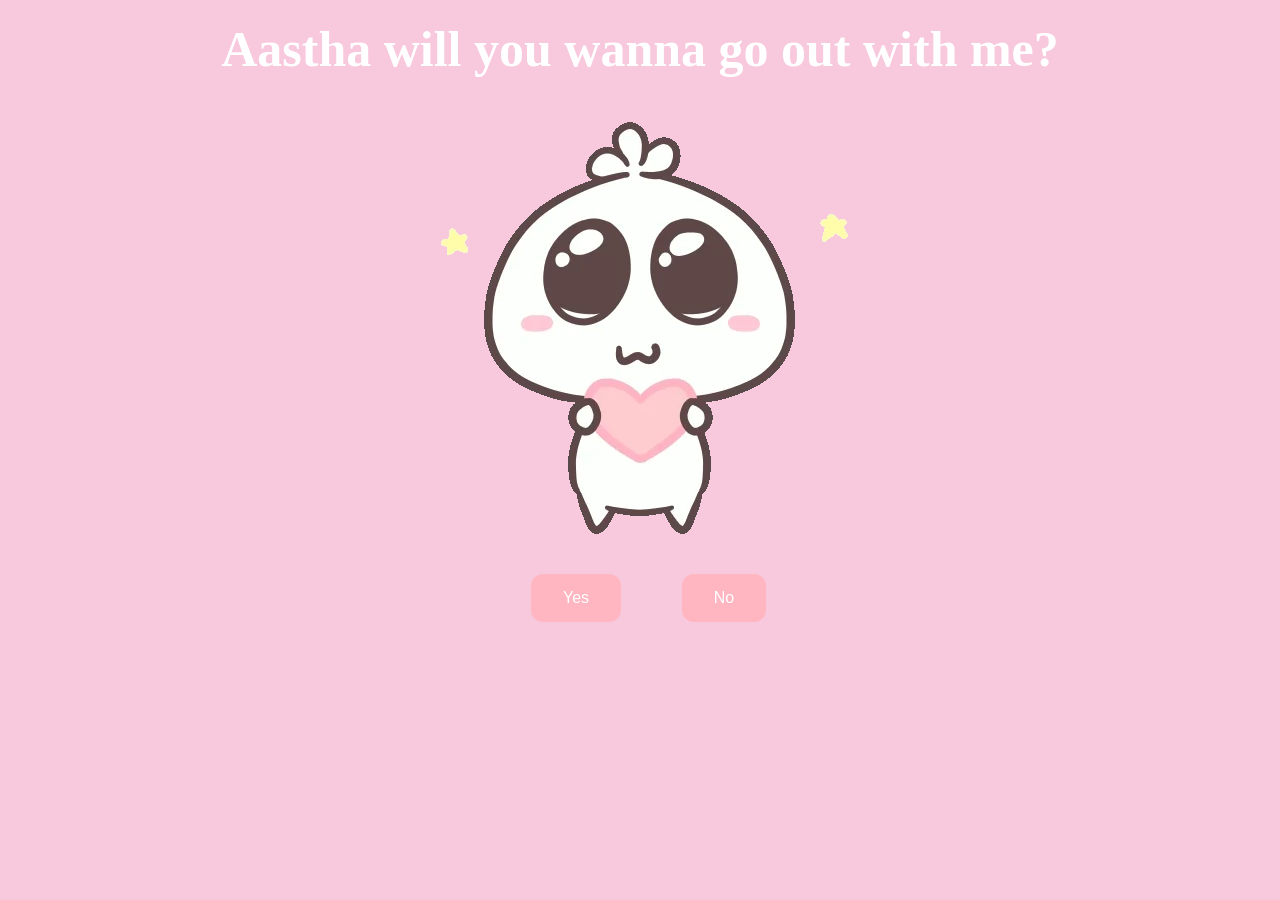
<file: archive/index.html>
<!DOCTYPE html>
<html lang="en-IN">
  <head>
    <title>Do you wanna go on a date with me?</title>
    <link rel="stylesheet" href="./style.css">
  </head>
  <body>
        <div id="ask" class="container">
            <div>
                <h1 class = "header_text" style="color:white;">Aastha will you wanna go out with me?</h1>
            </div>
            <div class="gif_container">
                <img src="image/ask.gif" alt="Cute animated illustration">
            </div>
            <div class = "buttons">
                <button class="btn" id = "yesButton" onclick="nextPage()">Yes</button>
                <button class="btn" id="noButton" onmouseover="moveButton()" onclick="moveButton()">No</button>
            </div>
            <video id="novideo" width="0" height="0" controls>
                <source src="image/SadMoment.mp4" 
                   type="video/mp4">
            </video>
        </div>
        <div id="ans" class="container">
            <div >
                <h1 class = "header_text" style="color:grey;">I think I like you dude! It is not a proposal yet.</h1>
            </div>
            <div class="gif_container">
                <img src="image/ans.gif" alt="Cute animated illustration">
            </div>
            <div class="slideshow-container">

                <img class="mySlides" src="image/1.jpg" style="width:100%">
                <img class="mySlides" src="image/2.jpg" style="width:100%">
                <img class="mySlides" src="image/3.jpeg" style="width:100%">
                <img class="mySlides" src="image/4.jpeg" style="width:100%">


            </div>
            <video id="ansvideo" width="0" height="0" controls>
                <source src="image/KidsCheering.mp4" 
                   type="video/mp4">
            </video>
        </div>


    </body> 
    <script>


        function playAudio()
        {
            document.getElementById('novideo').play();
        }

        function nextPage() {
            //window.location.href = "yes.html";
            document.getElementById('ans').style.display = 'block';
            document.getElementById('ask').style.display = 'none';
            document.getElementById('novideo').pause();
            document.getElementById('ansvideo').play();
        }

        function moveButton() {
            var x = Math.random() * (window.innerWidth - document.getElementById('noButton').offsetWidth);
            var y = Math.random() * (window.innerHeight - document.getElementById('noButton').offsetHeight);
            document.getElementById('noButton').style.left = `${x}px`;
            document.getElementById('noButton').style.top = `${y}px`;
            playAudio();
        }

        var myIndex = 0;
        carousel();

        function carousel() {
            var i;
            var x = document.getElementsByClassName("mySlides");
            for (i = 0; i < x.length; i++) {
                x[i].style.display = "none";
            }
            myIndex++;
            if (myIndex > x.length) {myIndex = 1}
            x[myIndex-1].style.display = "block";
            setTimeout(carousel, 3000);
        }
    </script>
</html>
</file>
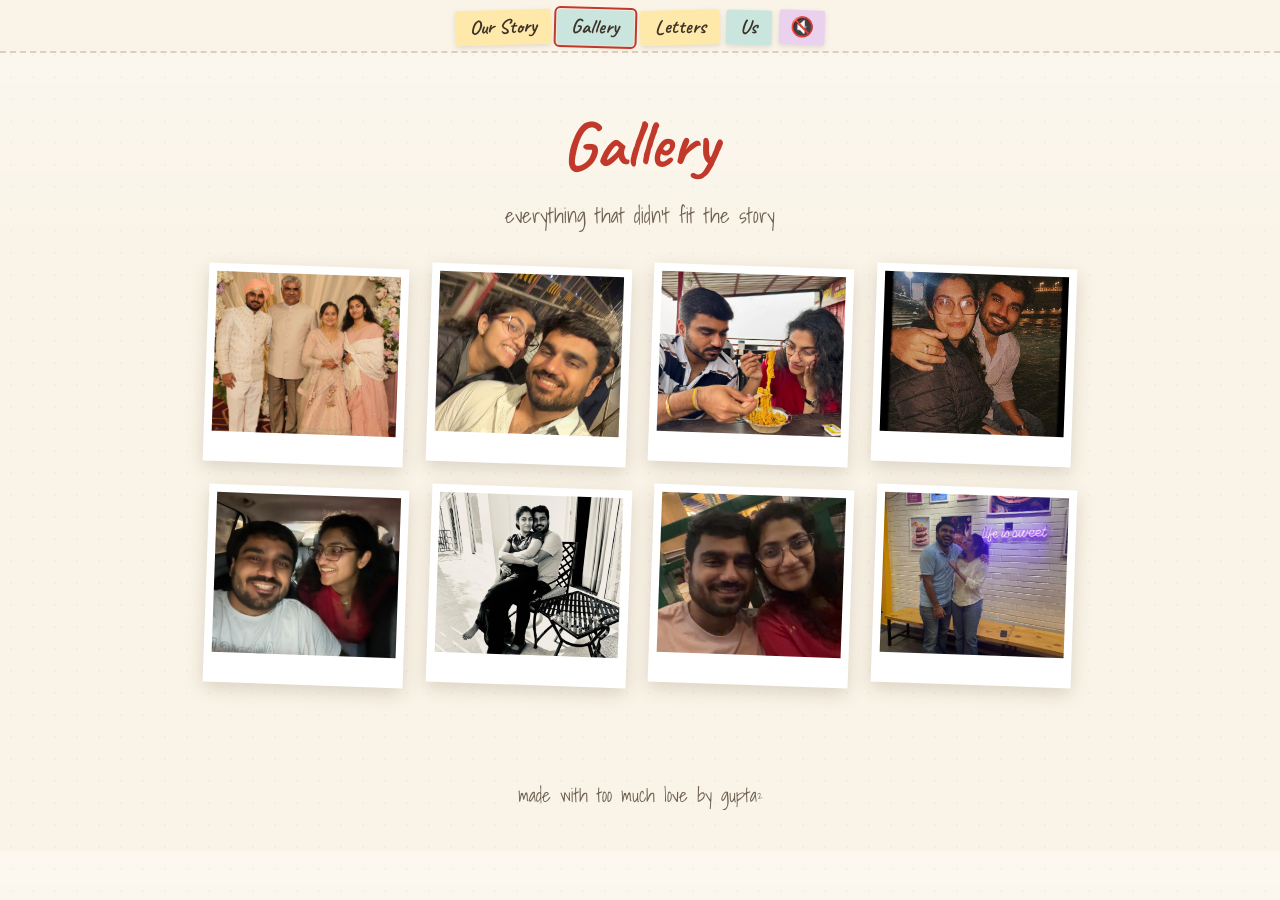
<file: gallery.html>
<!DOCTYPE html>
<html lang="en">
<head>
  <meta charset="UTF-8">
  <meta name="viewport" content="width=device-width, initial-scale=1.0">
  <meta name="robots" content="noindex">
  <title>Gallery · gupta²</title>
  <link rel="icon" href="data:image/svg+xml,<svg xmlns='http://www.w3.org/2000/svg' viewBox='0 0 100 100'><text y='.9em' font-size='90'>💌</text></svg>">
  <link rel="stylesheet" href="css/style.css">
</head>
<body>
  <script type="module" src="js/gallery.js"></script>
</body>
</html>
</file>
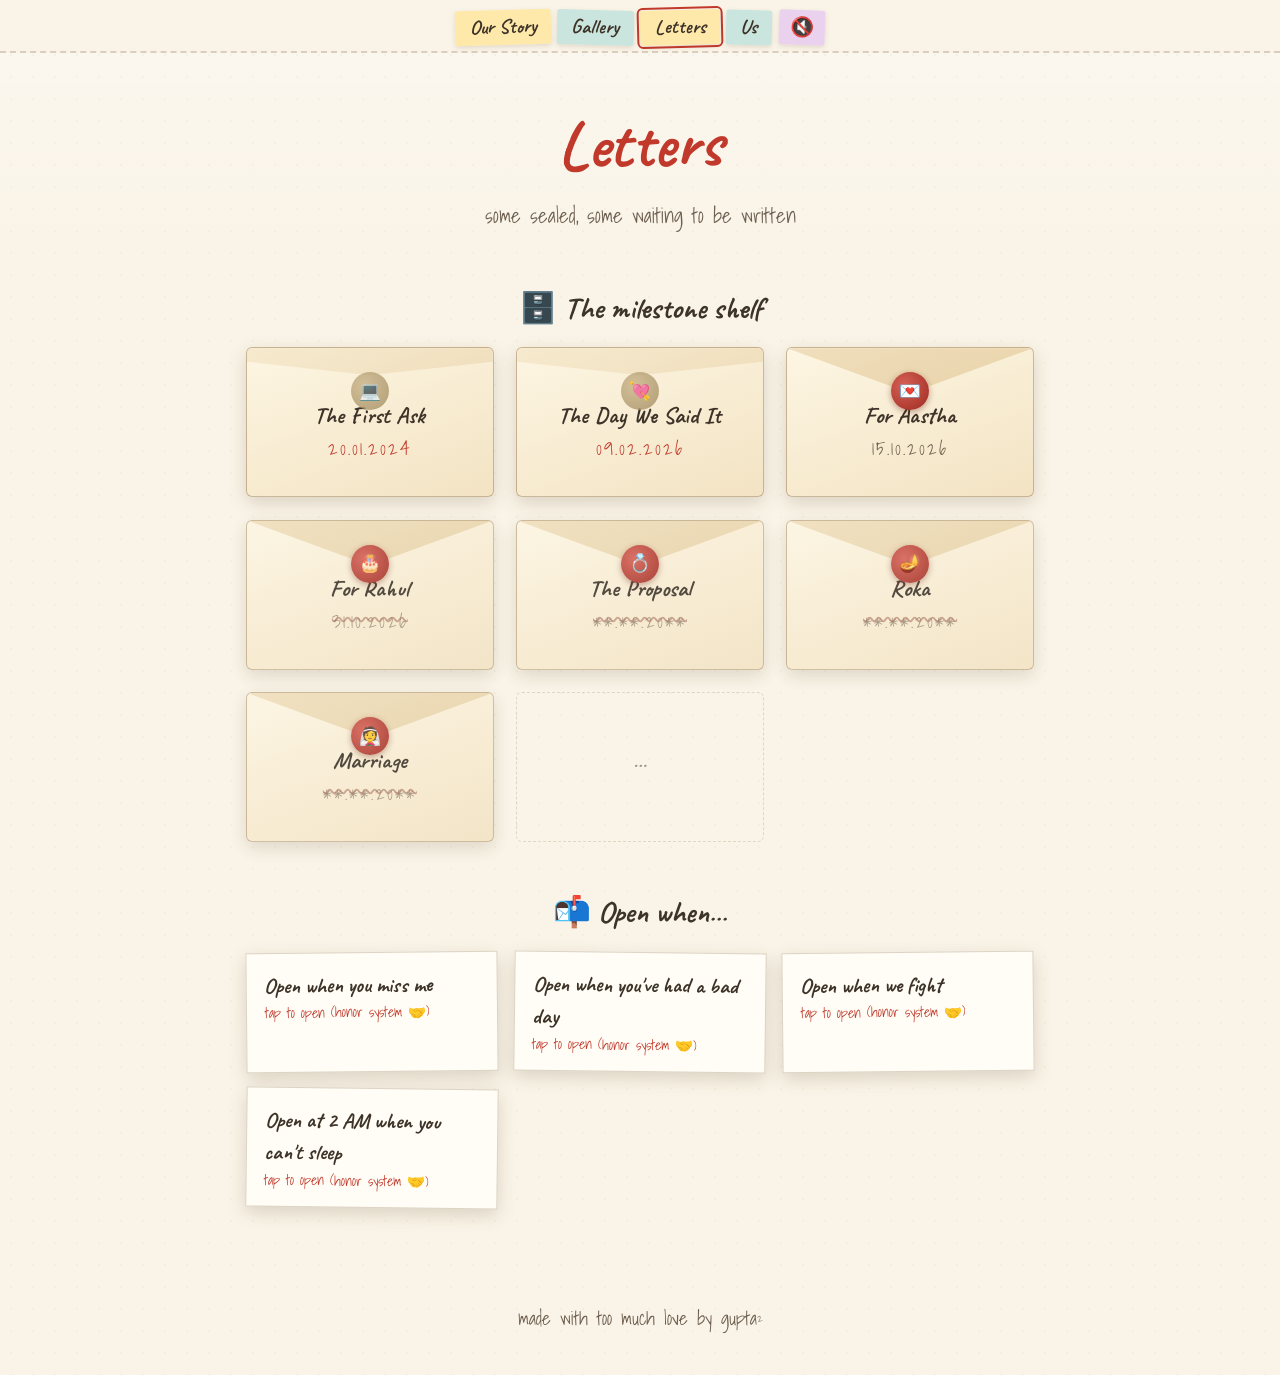
<file: letters.html>
<!DOCTYPE html>
<html lang="en">
<head>
  <meta charset="UTF-8">
  <meta name="viewport" content="width=device-width, initial-scale=1.0">
  <meta name="robots" content="noindex">
  <title>Letters · gupta²</title>
  <link rel="icon" href="data:image/svg+xml,<svg xmlns='http://www.w3.org/2000/svg' viewBox='0 0 100 100'><text y='.9em' font-size='90'>💌</text></svg>">
  <link rel="stylesheet" href="css/style.css">
</head>
<body>
  <script type="module" src="js/letters.js"></script>
</body>
</html>
</file>
<file: archive/style.css>
body {
    
    height: 90vh;
    background-color: #F8C8DC;
}

#ans {
    display: none;
}

#ansvideo{
    visibility: hidden;
}

#novideo{
    visibility: hidden;
}

#noButton {
    position: absolute;
    margin-left: 150px;
    transition: 0.5s;
}

#yesButton {
    position: absolute;
    margin-right: 150px;
}

.header_text {
    font-family: 'Nunito';
    font-size: 50px;
    font-weight: bold;
    color: black;
    text-align: center;
    margin-top: 20px;
    margin-bottom: 0px;
}

.text {
    font-family: 'Nunito';
    font-size: 25px;
    font-weight: bold;
    color: white;
    text-align: center;
    margin-top: 20px;
    margin-bottom: 0px;
}

.buttons {
    display: flex;
    flex-direction: row;
    justify-content: center;
    align-items: center;
    margin-top: 20px;
    margin-left: 20px;
}

.btn {
    background-color: #FFB6C1;
    color: white;
    padding: 15px 32px;
    text-align: center;
    display: inline-block;
    font-size: 16px;
    margin: 4px 2px;
    cursor: pointer;
    border: none;
    border-radius: 12px;
    transition: background-color 0.3s ease;
}

.btn:hover {
    background-color:  #ff8e9f;
}

.gif_container {
    display: flex;
    justify-content: center;
    align-items: center;
}



@keyframes fade {
    from {opacity: .4}
    to {opacity: 1}
}

.mySlides {display: none;}
.numbertext {
    color: #f2f2f2;
    font-size: 12px;
    padding: 8px 12px;
    position: absolute;
    top: 0;
}
img
{
    max-width: 100%;
    height: auto;
    cursor: pointer;
}
.slideshow-container {
    max-width: 400px;
    position: relative;
    margin: auto;
}
.fade {
    animation-name: fade;
    animation-duration: 1.5s;
}

@keyframes fade {
    from {opacity: .4}
    to {opacity: 1}
}
</file>
<file: css/style.css>
/* ============ Our Story — scrapbook theme ============ */
@import url('https://fonts.googleapis.com/css2?family=Caveat:wght@500;700&family=Patrick+Hand&family=Shadows+Into+Light&display=swap');

:root {
  --paper: #faf4e8;
  --paper-dark: #f3ead6;
  --ink: #3d3328;
  --ink-soft: #6e6050;
  --accent: #c0392b;
  --accent-soft: #e8a79e;
  --tape: rgba(255, 230, 150, 0.75);
  --shadow: 0 6px 18px rgba(80, 60, 30, 0.18);
  --hand: 'Caveat', cursive;
  --hand2: 'Shadows Into Light', cursive;
  --body-font: 'Patrick Hand', cursive;
}

* { box-sizing: border-box; margin: 0; padding: 0; }

html { scroll-behavior: smooth; }

body {
  font-family: var(--body-font);
  color: var(--ink);
  background-color: var(--paper);
  background-image:
    radial-gradient(rgba(160, 130, 90, 0.06) 1px, transparent 1.4px),
    linear-gradient(180deg, rgba(255,255,255,0.35), transparent 240px);
  background-size: 22px 22px, 100% 100%;
  font-size: 1.2rem;
  line-height: 1.5;
  overflow-x: hidden;
}

/* ---------- Nav: washi-tape tabs ---------- */
nav.topbar {
  position: sticky;
  top: 0;
  z-index: 50;
  display: flex;
  justify-content: center;
  gap: 0.4rem;
  padding: 0.6rem 0.5rem 0.4rem;
  background: rgba(250, 244, 232, 0.92);
  backdrop-filter: blur(4px);
  border-bottom: 2px dashed rgba(120, 95, 60, 0.25);
}
nav.topbar a {
  font-family: var(--hand);
  font-weight: 700;
  font-size: 1.25rem;
  color: var(--ink);
  text-decoration: none;
  padding: 0.15rem 0.9rem;
  border-radius: 3px;
  background: var(--tape);
  box-shadow: 0 2px 5px rgba(80,60,30,0.15);
  transform: rotate(-1.5deg);
  transition: transform 0.15s ease;
}
nav.topbar a:nth-child(even) { transform: rotate(1.5deg); background: rgba(190, 225, 220, 0.8); }
nav.topbar a:hover { transform: rotate(0deg) scale(1.07); }
nav.topbar a.active { outline: 2px solid var(--accent); outline-offset: 1px; }
nav.topbar .music-toggle {
  cursor: pointer;
  border: none;
  font-size: 1.2rem;
  background: rgba(230, 200, 240, 0.8);
  font-family: var(--hand);
  font-weight: 700;
  padding: 0.15rem 0.7rem;
  border-radius: 3px;
  transform: rotate(2deg);
  box-shadow: 0 2px 5px rgba(80,60,30,0.15);
}

/* ---------- Page header ---------- */
header.page-head {
  text-align: center;
  padding: 2.6rem 1rem 1.2rem;
}
header.page-head h1 {
  font-family: var(--hand);
  font-size: clamp(2.6rem, 8vw, 4.2rem);
  font-weight: 700;
  color: var(--accent);
  transform: rotate(-1.2deg);
}
header.page-head .subtitle {
  font-family: var(--hand2);
  font-size: 1.3rem;
  color: var(--ink-soft);
  margin-top: 0.3rem;
}
header.page-head .note {
  display: inline-block;
  margin-top: 1rem;
  font-size: 1.05rem;
  color: var(--ink-soft);
  background: var(--paper-dark);
  padding: 0.3rem 1rem;
  border-radius: 4px;
  transform: rotate(0.8deg);
  box-shadow: var(--shadow);
}

/* ---------- Timeline ---------- */
main.timeline { max-width: 760px; margin: 0 auto; padding: 1rem 1rem 5rem; }

section.era { padding: 2.2rem 0 1rem; position: relative; }
section.era h2 {
  font-family: var(--hand);
  font-weight: 700;
  font-size: clamp(1.9rem, 6vw, 2.7rem);
  color: var(--ink);
  text-align: center;
  margin-bottom: 1.6rem;
  position: relative;
}
section.era h2::after {
  content: '';
  display: block;
  width: 120px;
  height: 3px;
  margin: 0.3rem auto 0;
  background: repeating-linear-gradient(90deg, var(--accent-soft) 0 8px, transparent 8px 14px);
}

/* The quiet era goes dim */
section.era.quiet {
  background: linear-gradient(180deg, transparent, rgba(60, 55, 70, 0.08) 20%, rgba(60, 55, 70, 0.08) 80%, transparent);
  border-radius: 12px;
}
section.era.quiet h2 { color: var(--ink-soft); }

/* Entry cards: taped paper scraps */
.entry {
  background: #fffdf6;
  border: 1px solid rgba(140, 115, 80, 0.25);
  box-shadow: var(--shadow);
  padding: 1.2rem 1.3rem 1.4rem;
  margin: 0 auto 2.4rem;
  max-width: 560px;
  position: relative;
  transform: rotate(var(--tilt, -0.6deg));
  opacity: 0;
  translate: 0 30px;
  transition: opacity 0.7s ease, translate 0.7s ease;
}
.entry:nth-child(even) { --tilt: 0.8deg; }
.entry.visible { opacity: 1; translate: 0 0; }
.entry::before {
  content: '';
  position: absolute;
  top: -12px;
  left: 50%;
  translate: -50% 0;
  width: 110px;
  height: 26px;
  background: var(--tape);
  transform: rotate(-2deg);
  box-shadow: 0 1px 3px rgba(80,60,30,0.2);
}
.entry .date-stamp {
  display: inline-block;
  font-family: var(--hand2);
  font-size: 1rem;
  color: var(--accent);
  border: 2px solid var(--accent);
  border-radius: 4px;
  padding: 0.05rem 0.55rem;
  transform: rotate(-3deg);
  margin-bottom: 0.5rem;
  background: rgba(192, 57, 43, 0.05);
}
.entry h3 { font-family: var(--hand); font-size: 1.7rem; font-weight: 700; margin-bottom: 0.35rem; }
.entry p { color: var(--ink-soft); font-size: 1.15rem; }
.entry.flourish {
  background: linear-gradient(135deg, #fff3df, #ffe8d1);
  text-align: center;
}

/* Polaroids */
.photo-row { display: flex; flex-wrap: wrap; gap: 1rem; justify-content: center; margin-top: 1rem; }
.polaroid {
  background: #fff;
  padding: 8px 8px 30px;
  box-shadow: var(--shadow);
  transform: rotate(var(--ptilt, 2deg));
  width: 180px;
  cursor: default;
  transition: transform 0.2s ease;
  position: relative;
}
.photo-row .polaroid:nth-child(even) { --ptilt: -2.5deg; }
.polaroid:hover { transform: rotate(0deg) scale(1.04); }
.polaroid img { width: 100%; height: 160px; object-fit: cover; display: block; }
.polaroid .ph {
  width: 100%; height: 160px;
  display: flex; flex-direction: column; align-items: center; justify-content: center;
  background: repeating-linear-gradient(45deg, #f1e9d8 0 12px, #ece2cd 12px 24px);
  border: 2px dashed rgba(140,115,80,0.4);
  color: var(--ink-soft);
  font-size: 0.85rem;
  text-align: center;
  padding: 0.4rem;
  word-break: break-all;
}
.polaroid .ph .cam { font-size: 1.6rem; margin-bottom: 0.3rem; }
.polaroid.has-egg { cursor: pointer; }
.polaroid.has-egg::after {
  content: '✶';
  position: absolute; top: 2px; right: 6px;
  color: var(--accent-soft);
  font-size: 0.9rem;
}
.egg-hint { font-family: var(--hand2); font-size: 0.95rem; color: var(--accent); text-align: center; margin-top: 0.4rem; }

/* Archive exhibit card */
.archive-card {
  display: block;
  margin: 0.9rem auto 0;
  max-width: 420px;
  text-align: center;
  text-decoration: none;
  font-family: var(--hand);
  font-weight: 700;
  font-size: 1.3rem;
  color: var(--ink);
  background: linear-gradient(135deg, #efe6d2, #e5d8bd);
  border: 2px solid rgba(140,115,80,0.5);
  border-radius: 6px;
  padding: 0.8rem 1rem;
  box-shadow: var(--shadow);
  transform: rotate(-0.8deg);
}
.archive-card:hover { transform: rotate(0deg) scale(1.02); }
.archive-card small { display: block; font-family: var(--body-font); font-weight: 400; color: var(--ink-soft); font-size: 0.95rem; }

/* Finale block */
.finale {
  text-align: center;
  padding: 3rem 1rem 2rem;
}
.finale p { font-size: 1.45rem; max-width: 520px; margin: 0 auto 1.5rem; font-family: var(--hand); font-weight: 500; }
.btn-big {
  display: inline-block;
  font-family: var(--hand);
  font-weight: 700;
  font-size: 1.6rem;
  color: #fff;
  background: var(--accent);
  text-decoration: none;
  padding: 0.6rem 1.8rem;
  border-radius: 40px;
  box-shadow: var(--shadow);
  border: none;
  cursor: pointer;
  transition: transform 0.15s ease;
}
.btn-big:hover { transform: scale(1.06); }

/* ---------- Gallery ---------- */
.gallery-grid {
  max-width: 900px;
  margin: 0 auto;
  padding: 1rem 1rem 4rem;
  display: grid;
  grid-template-columns: repeat(auto-fill, minmax(170px, 1fr));
  gap: 1.4rem;
}
.gallery-grid .polaroid { width: auto; }
.gallery-grid .polaroid .caption {
  font-family: var(--hand2);
  text-align: center;
  font-size: 0.95rem;
  margin-top: 4px;
  color: var(--ink-soft);
}

/* ---------- Letters shelf ---------- */
.shelf-wrap { max-width: 820px; margin: 0 auto; padding: 0 1rem 4rem; }
.shelf-title {
  font-family: var(--hand);
  font-weight: 700;
  font-size: 1.9rem;
  margin: 2.2rem 0 1rem;
  text-align: center;
}
.shelf {
  display: grid;
  grid-template-columns: repeat(auto-fill, minmax(200px, 1fr));
  gap: 1.4rem;
  padding-bottom: 0.8rem;
}
.envelope {
  background: linear-gradient(160deg, #fdf6e3, #f3e3c3);
  border: 1.5px solid rgba(140, 110, 70, 0.45);
  border-radius: 6px;
  min-height: 150px;
  box-shadow: var(--shadow);
  position: relative;
  padding: 2.4rem 0.9rem 0.9rem;
  text-align: center;
  cursor: pointer;
  transition: transform 0.15s ease;
  overflow: hidden;
}
.envelope:hover { transform: translateY(-4px) rotate(-0.5deg); }
.envelope::before { /* flap */
  content: '';
  position: absolute;
  top: 0; left: 0; right: 0;
  height: 44px;
  background: linear-gradient(160deg, #f0dfbd, #e8d2a8);
  clip-path: polygon(0 0, 100% 0, 50% 100%);
  border-bottom: 1px solid rgba(140,110,70,0.3);
}
.envelope .seal {
  position: absolute;
  top: 24px; left: 50%;
  translate: -50% 0;
  width: 38px; height: 38px;
  border-radius: 50%;
  background: radial-gradient(circle at 35% 35%, #d66055, #9e2b20);
  display: flex; align-items: center; justify-content: center;
  font-size: 1.1rem;
  box-shadow: 0 2px 6px rgba(100, 20, 10, 0.4);
  z-index: 2;
}
.envelope h3 { font-family: var(--hand); font-weight: 700; font-size: 1.45rem; margin-top: 0.8rem; }
.envelope .env-date { font-family: var(--hand2); color: var(--ink-soft); letter-spacing: 2px; }
.envelope .env-date.smudged { filter: blur(0.5px); color: #a0917c; text-decoration: line-through wavy rgba(160,100,80,0.6); }
.envelope.teaser { opacity: 0.88; }
.envelope.open::before { /* flap folded back on opened letters */
  clip-path: polygon(0 0, 100% 0, 100% 30%, 50% 60%, 0 30%);
  opacity: 0.55;
}
.envelope.open .seal {
  background: radial-gradient(circle at 35% 35%, #c9b48a, #a08a5e);
  box-shadow: none;
  opacity: 0.8;
}
.envelope.open .env-date { color: var(--accent); }
.envelope.empty { opacity: 0.5; border-style: dashed; background: transparent; box-shadow: none; }
.envelope.empty::before, .envelope.empty .seal { display: none; }
.envelope.shake { animation: wiggle 0.45s ease; }
@keyframes wiggle {
  0%, 100% { transform: rotate(0); }
  25% { transform: rotate(-2.5deg); }
  75% { transform: rotate(2.5deg); }
}
.tease-bubble {
  position: absolute;
  inset: auto 8px 8px;
  background: #fff;
  border-radius: 8px;
  font-size: 0.95rem;
  padding: 0.35rem 0.5rem;
  box-shadow: 0 2px 8px rgba(80,60,30,0.25);
  opacity: 0;
  transition: opacity 0.25s ease;
  pointer-events: none;
  z-index: 3;
}
.tease-bubble.show { opacity: 1; }

/* Open-when letters */
.openwhen-list { display: grid; gap: 1rem; grid-template-columns: repeat(auto-fill, minmax(230px, 1fr)); }
.ow-letter {
  background: #fffdf6;
  border: 1px solid rgba(140,115,80,0.3);
  box-shadow: var(--shadow);
  padding: 1rem 1.1rem;
  cursor: pointer;
  transform: rotate(-0.6deg);
}
.ow-letter:nth-child(even) { transform: rotate(0.7deg); }
.ow-letter h4 { font-family: var(--hand); font-size: 1.35rem; font-weight: 700; }
.ow-letter .ow-body { display: none; margin-top: 0.6rem; color: var(--ink-soft); white-space: pre-wrap; }
.ow-letter.open .ow-body { display: block; }
.ow-letter .ow-hint { font-size: 0.9rem; color: var(--accent); font-family: var(--hand2); }

/* ---------- Password modal ---------- */
.modal-backdrop {
  position: fixed; inset: 0;
  background: rgba(40, 30, 20, 0.65);
  display: none;
  align-items: center; justify-content: center;
  z-index: 100;
  padding: 1rem;
}
.modal-backdrop.show { display: flex; }
.modal {
  background: var(--paper);
  border-radius: 10px;
  box-shadow: 0 12px 40px rgba(0,0,0,0.4);
  padding: 1.6rem 1.4rem;
  max-width: 360px;
  width: 100%;
  text-align: center;
}
.modal h3 { font-family: var(--hand); font-weight: 700; font-size: 1.6rem; margin-bottom: 0.4rem; }
.modal .hint { color: var(--ink-soft); font-size: 1rem; margin-bottom: 0.9rem; }
.modal input {
  width: 100%;
  font-family: var(--body-font);
  font-size: 1.3rem;
  text-align: center;
  letter-spacing: 4px;
  padding: 0.5rem;
  border: 2px dashed rgba(140,115,80,0.5);
  border-radius: 6px;
  background: #fffdf6;
  color: var(--ink);
  outline: none;
}
.modal .err { color: var(--accent); font-family: var(--hand2); min-height: 1.4rem; margin-top: 0.4rem; }
.modal .btn-big { margin-top: 0.7rem; font-size: 1.3rem; }

/* ---------- The Ask (fullscreen takeover) ---------- */
.ask-screen {
  position: fixed; inset: 0;
  background: var(--paper);
  z-index: 200;
  display: none;
  overflow-y: auto;
}
.ask-screen.show { display: block; }
.ask-inner { min-height: 100%; display: flex; flex-direction: column; align-items: center; justify-content: center; text-align: center; padding: 2rem 1rem; position: relative; }
.ask-inner h1 { font-family: var(--hand); font-weight: 700; font-size: clamp(2.2rem, 7vw, 3.6rem); color: var(--accent); margin-bottom: 1.2rem; max-width: 640px; }
.ask-gif { max-width: min(300px, 70vw); margin-bottom: 1.6rem; }
.ask-buttons { display: flex; gap: 1.6rem; align-items: center; justify-content: center; min-height: 90px; }
#btn-no {
  font-family: var(--hand);
  font-weight: 700;
  font-size: 1.4rem;
  background: #999;
  color: #fff;
  border: none;
  border-radius: 40px;
  padding: 0.5rem 1.6rem;
  cursor: pointer;
  transition: left 0.18s ease, top 0.18s ease;
}
#btn-no.fleeing { position: fixed; z-index: 210; }
.itinerary {
  display: none;
  background: #fffdf6;
  border: 2px solid var(--accent-soft);
  box-shadow: var(--shadow);
  max-width: 440px;
  margin: 1.4rem auto 0;
  padding: 1.4rem 1.5rem;
  text-align: left;
  transform: rotate(-0.8deg);
}
.itinerary.show { display: block; }
.itinerary h2 { font-family: var(--hand); font-weight: 700; color: var(--accent); text-align: center; margin-bottom: 0.8rem; }
.itinerary dl { display: grid; grid-template-columns: auto 1fr; gap: 0.4rem 1rem; font-size: 1.15rem; }
.itinerary dt { font-family: var(--hand2); color: var(--ink-soft); }
.itinerary .note { margin-top: 0.9rem; font-family: var(--hand); font-size: 1.25rem; text-align: center; }

/* Confetti */
.confetti-piece {
  position: fixed;
  width: 10px; height: 16px;
  top: -20px;
  z-index: 220;
  animation: fall linear forwards;
  pointer-events: none;
}
@keyframes fall {
  to { transform: translateY(110vh) rotate(720deg); }
}

/* ---------- Us page ---------- */
.us-wrap { max-width: 820px; margin: 0 auto; padding: 0 1rem 4rem; }
.counters { display: grid; gap: 1.2rem; grid-template-columns: repeat(auto-fit, minmax(190px, 1fr)); margin: 1.4rem 0 2.4rem; }
.counter {
  background: #fffdf6;
  border: 1px solid rgba(140,115,80,0.3);
  box-shadow: var(--shadow);
  text-align: center;
  padding: 1.1rem 0.8rem;
  transform: rotate(-0.7deg);
  position: relative;
}
.counter:nth-child(even) { transform: rotate(0.8deg); }
.counter::before {
  content: '';
  position: absolute; top: -10px; left: 50%; translate: -50% 0;
  width: 80px; height: 20px;
  background: var(--tape);
  transform: rotate(-2deg);
}
.counter .num { font-family: var(--hand); font-weight: 700; font-size: 2.6rem; color: var(--accent); line-height: 1.1; }
.counter .label { color: var(--ink-soft); font-size: 1rem; }

/* Notebooks */
.notebooks { display: grid; gap: 1.6rem; grid-template-columns: repeat(auto-fit, minmax(280px, 1fr)); margin-bottom: 2.4rem; }
.notebook {
  background: repeating-linear-gradient(#fffdf6 0 30px, rgba(170, 150, 120, 0.25) 30px 31px);
  border: 1px solid rgba(140,115,80,0.35);
  border-left: 6px solid var(--accent-soft);
  box-shadow: var(--shadow);
  padding: 1rem 1.2rem 1.2rem;
}
.notebook h3 { font-family: var(--hand); font-weight: 700; font-size: 1.6rem; margin-bottom: 0.2rem; }
.notebook .nb-sub { font-family: var(--hand2); color: var(--ink-soft); font-size: 0.95rem; margin-bottom: 0.7rem; }
.notebook ol { padding-left: 1.4rem; }
.notebook ol li { line-height: 30px; font-size: 1.1rem; }
.notebook .nb-empty {
  text-align: center;
  padding: 1rem 0.5rem;
  color: var(--ink-soft);
  font-family: var(--hand);
  font-size: 1.3rem;
}
.nb-add, .bk-add {
  margin-top: 0.8rem;
  font-family: var(--hand);
  font-weight: 700;
  font-size: 1.1rem;
  background: var(--paper-dark);
  border: 1.5px dashed rgba(140,115,80,0.5);
  border-radius: 6px;
  padding: 0.3rem 0.9rem;
  cursor: pointer;
  color: var(--ink);
}

/* Bucket list */
.bucket {
  background: #fffdf6;
  border: 1px solid rgba(140,115,80,0.3);
  box-shadow: var(--shadow);
  padding: 1.1rem 1.3rem;
}
.bucket h3 { font-family: var(--hand); font-weight: 700; font-size: 1.6rem; margin-bottom: 0.6rem; }
.bucket ul { list-style: none; }
.bucket li {
  display: flex; align-items: center; gap: 0.7rem;
  padding: 0.4rem 0;
  border-bottom: 1px dashed rgba(140,115,80,0.25);
  font-size: 1.15rem;
}
.bucket li .tick {
  width: 24px; height: 24px;
  border: 2px solid var(--ink-soft);
  border-radius: 4px;
  cursor: pointer;
  flex-shrink: 0;
  display: flex; align-items: center; justify-content: center;
  background: #fff;
}
.bucket li.done .tick { background: var(--accent); border-color: var(--accent); color: #fff; }
.bucket li.done .txt { text-decoration: line-through; color: var(--ink-soft); }
.bucket li.done::after {
  content: 'DONE ✓';
  font-family: var(--hand2);
  font-size: 0.75rem;
  color: var(--accent);
  border: 1.5px solid var(--accent);
  border-radius: 3px;
  padding: 0 0.35rem;
  transform: rotate(-6deg);
  margin-left: auto;
}
.storage-note {
  margin: 1.2rem 0 0;
  font-size: 0.95rem;
  color: var(--ink-soft);
  text-align: center;
  background: var(--paper-dark);
  border-radius: 6px;
  padding: 0.4rem 0.8rem;
}

/* ---------- Footer ---------- */
footer {
  text-align: center;
  padding: 2rem 1rem 2.6rem;
  font-family: var(--hand2);
  color: var(--ink-soft);
}

@media (max-width: 480px) {
  nav.topbar { gap: 0.25rem; }
  nav.topbar a { font-size: 1.05rem; padding: 0.12rem 0.6rem; }
  .polaroid { width: 150px; }
  .polaroid img, .polaroid .ph { height: 130px; }
}
</file>
